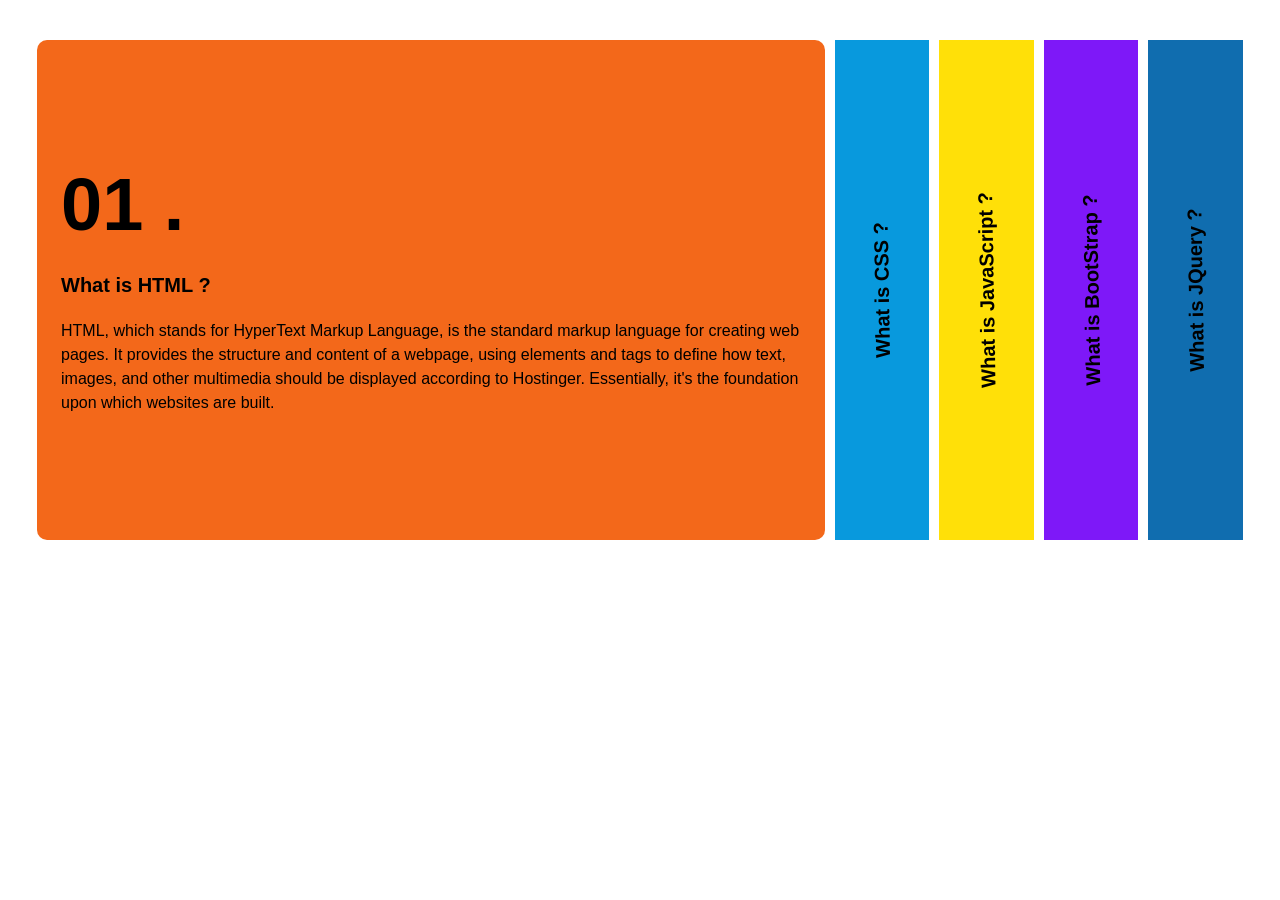
<file: jquery.html>
<!DOCTYPE html>
<html lang="en">

<head>
    <meta charset="UTF-8">
    <meta name="viewport" content="width=device-width, initial-scale=1.0">
    <link rel="stylesheet" href="jquery.css">
    <title>JQUERY SLIDER TABS</title>
    <script src="jquery-3.7.1.min.js" defer></script>
    <script src="jquery.js" defer></script>
</head>

<body>
    <section class="container-my">
        <div class="vertical-tabs">
            <div class="recent active" style="background-color: #f3681a;">
                <div class="title">
                    <h3>What is HTML ?</h3>
                </div>
                <div class="content-item">
                    <div class="content-inner">
                        <h2>01 .</h2>
                        <h4>What is HTML ?</h4>
                        <p>HTML, which stands for HyperText Markup Language, is the standard markup language for
                            creating web pages. It provides the structure and content of a webpage, using elements and
                            tags to define how text, images, and other multimedia should be displayed according to
                            Hostinger. Essentially, it's the foundation upon which websites are built. </p>
                    </div>
                </div>
            </div>
            <div class="recent" style="background-color: #0899dd;">
                <div class="title">
                    <h3>What is CSS ?</h3>
                </div>
                <div class="content-item">
                    <div class="content-inner">
                        <h2>02 .</h2>
                        <h4>What is CSS ?</h4>
                        <p>Cascading Style Sheets (CSS) is a stylesheet language used to describe the presentation of a
                            document written in HTML or XML (including XML dialects such as SVG, MathML or XHTML). CSS
                            describes how elements should be rendered on screen, on paper, in speech, or on other media.
                        </p>
                    </div>
                </div>
            </div>
            <div class="recent" style="background-color: #ffe008;">
                <div class="title">
                    <h3>What is JavaScript ?</h3>
                </div>
                <div class="content-item">
                    <div class="content-inner">
                        <h2>03 .</h2>
                        <h4>What is JavaScript ?</h4>
                        <p>JavaScript is a high-level, often just-in-time compiled, dynamic programming language that is
                            primarily used to create interactive and dynamic web content. It enables features like
                            animations, interactive forms, and real-time updates on websites. </p>
                    </div>
                </div>
            </div>
            <div class="recent" style="background-color: #7e18f8;">
                <div class="title">
                    <h3>What is BootStrap ?</h3>
                </div>
                <div class="content-item">
                    <div class="content-inner">
                        <h2>04 .</h2>
                        <h4>What is BootStrap ?</h4>
                        <p>Bootstrap is a free and open-source front-end framework used for building responsive,
                            mobile-first websites and web applications. It provides a collection of pre-designed HTML,
                            CSS, and JavaScript components and templates, making it faster and easier to develop
                            visually appealing and functional web interfaces. </p>
                    </div>
                </div>
            </div>
            <div class="recent" style="background-color: #106daf;">
                <div class="title">
                    <h3>What is JQuery ?</h3>
                </div>
                <div class="content-item">
                    <div class="content-inner">
                        <h2>05 .</h2>
                        <h4>What is JQuery ?</h4>
                        <p>jQuery is a fast, small, and feature-rich JavaScript library designed to simplify client-side
                            scripting of HTML. It streamlines common web development tasks that would typically require
                            many lines of complex JavaScript code into concise, easy-to-use methods.</p>
                    </div>
                </div>
            </div>
        </div>
    </section>
</body>

</html>
</file>
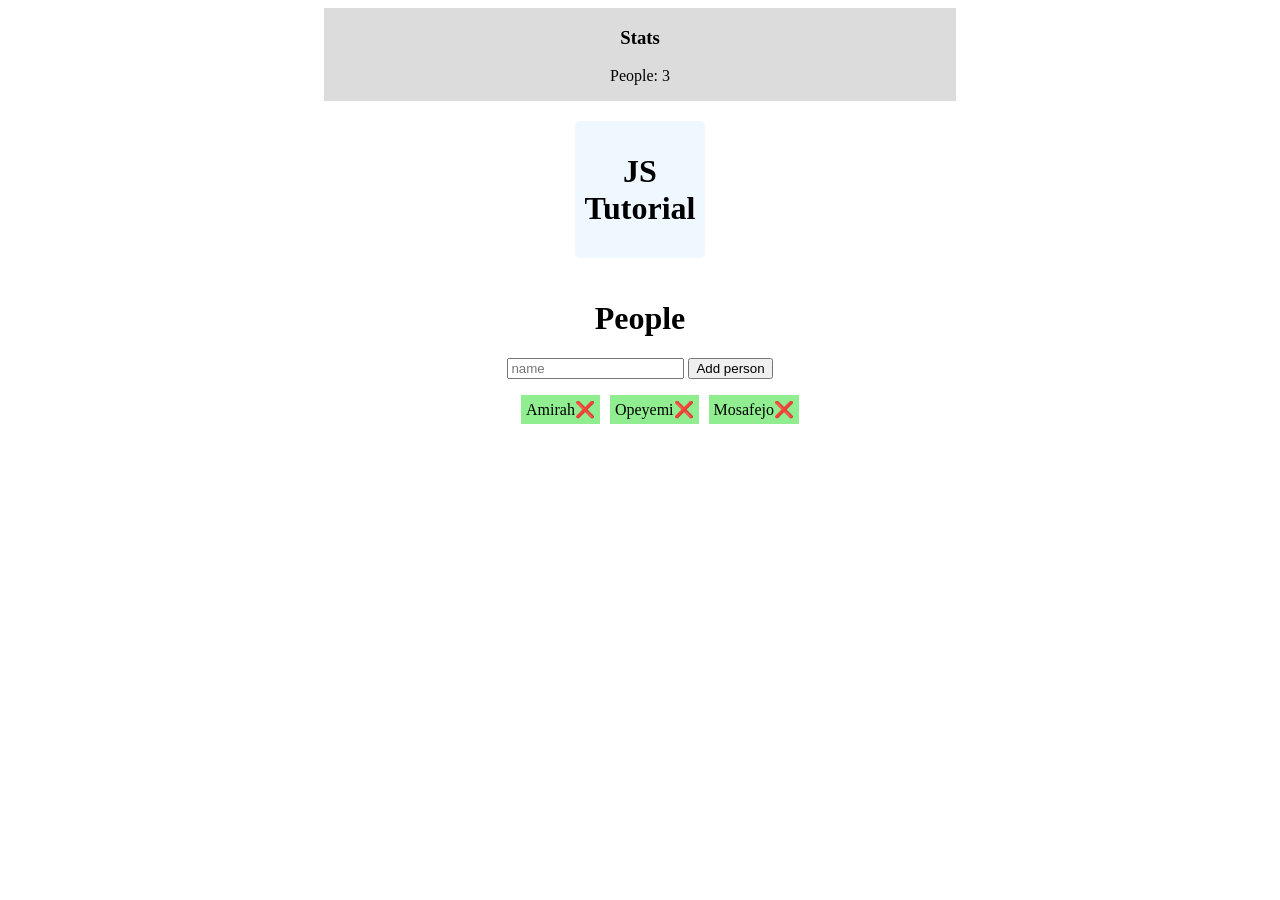
<file: module.html>
<!DOCTYPE html>
<html lang="en">

<head>
    <meta charset="UTF-8">
    <meta name="viewport" content="width=device-width, initial-scale=1.0">
    <title>Document</title>
    <script type="module" src="module.js" defer></script>
    <script type="module" src="stats.js" defer></script>
    <script type="module" src="pubSub.js" defer></script>
    <style>
        body {
            text-align: center;
            display: flex;
            flex-direction: column;
            justify-content: center;
            align-items: center;
            gap: 20px;
        }

        #statsModule{
            background-color: gainsboro;
            display: inline-block;
            width: 50%;
        }

        #hero-unit {
            display: inline-block;
            background-color: aliceblue;
            border-radius: 5px;
            padding: 10px;
        }

        li {
            display: inline-block;
            list-style: none;
            background-color: lightgreen;
            margin: 0 5px;
            padding: 5px;
        }
    </style>
</head>

<body>
    <div id="statsModule">
        <h3>Stats</h3>
        <p>People: <span></span></p>
    </div>
    <div id="hero-unit">
        <h1>JS <br>Tutorial</h1>
    </div>
    <div id="peopleModule">
        <h1>People</h1>
        <input type="text" placeholder="name">
        <button id="addPerson">Add person</button>
        <ul id="person"></ul>
    </div>
</body>

</html>
</file>
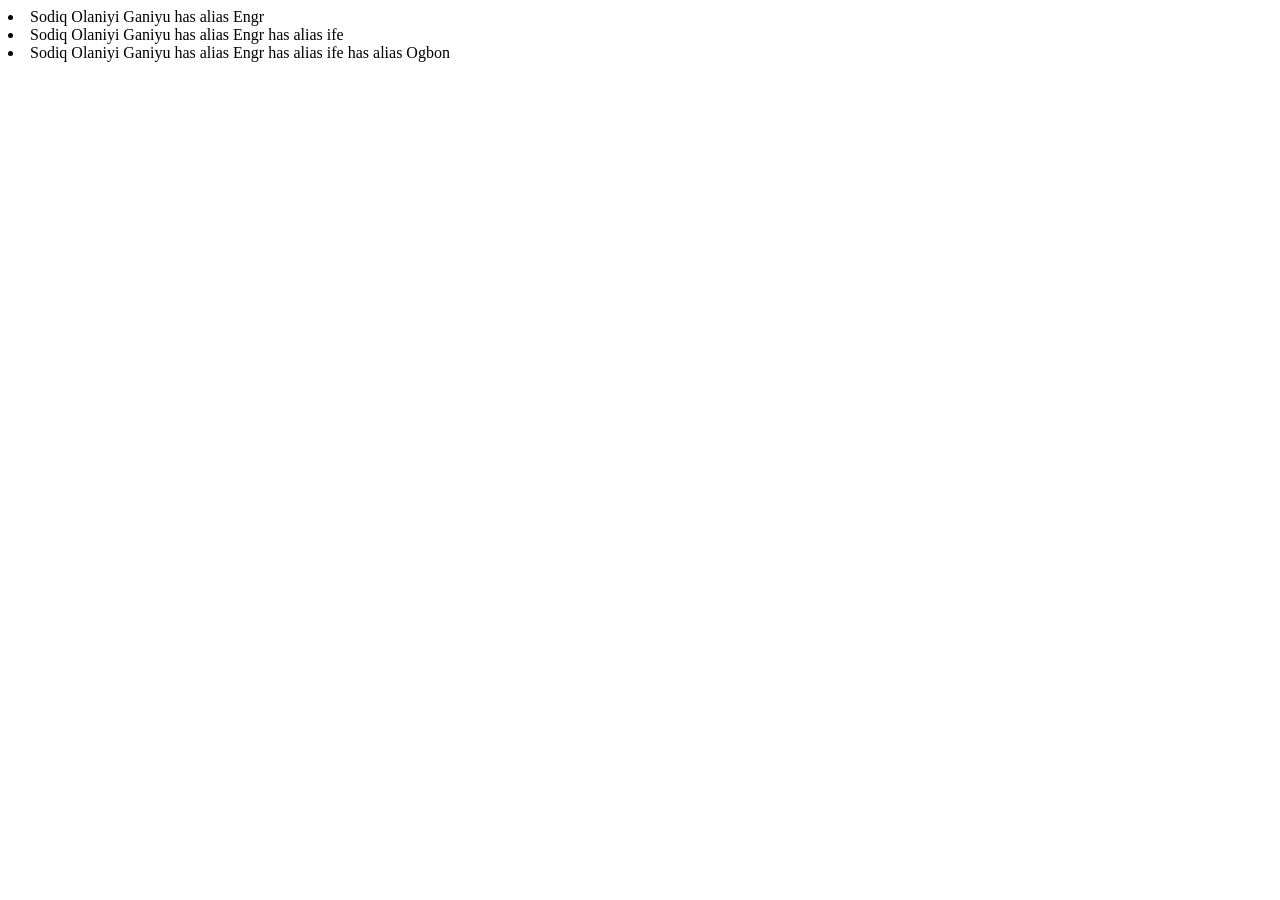
<file: test.html>
<!DOCTYPE html>
<html lang="en">
<head>
    <meta charset="UTF-8">
    <meta name="viewport" content="width=device-width, initial-scale=1.0">
    <title>Error Test Env</title>
    <script src="test.js" defer></script>
</head>
<body>
    <div id="text"></div>
</body>
</html>
</file>
